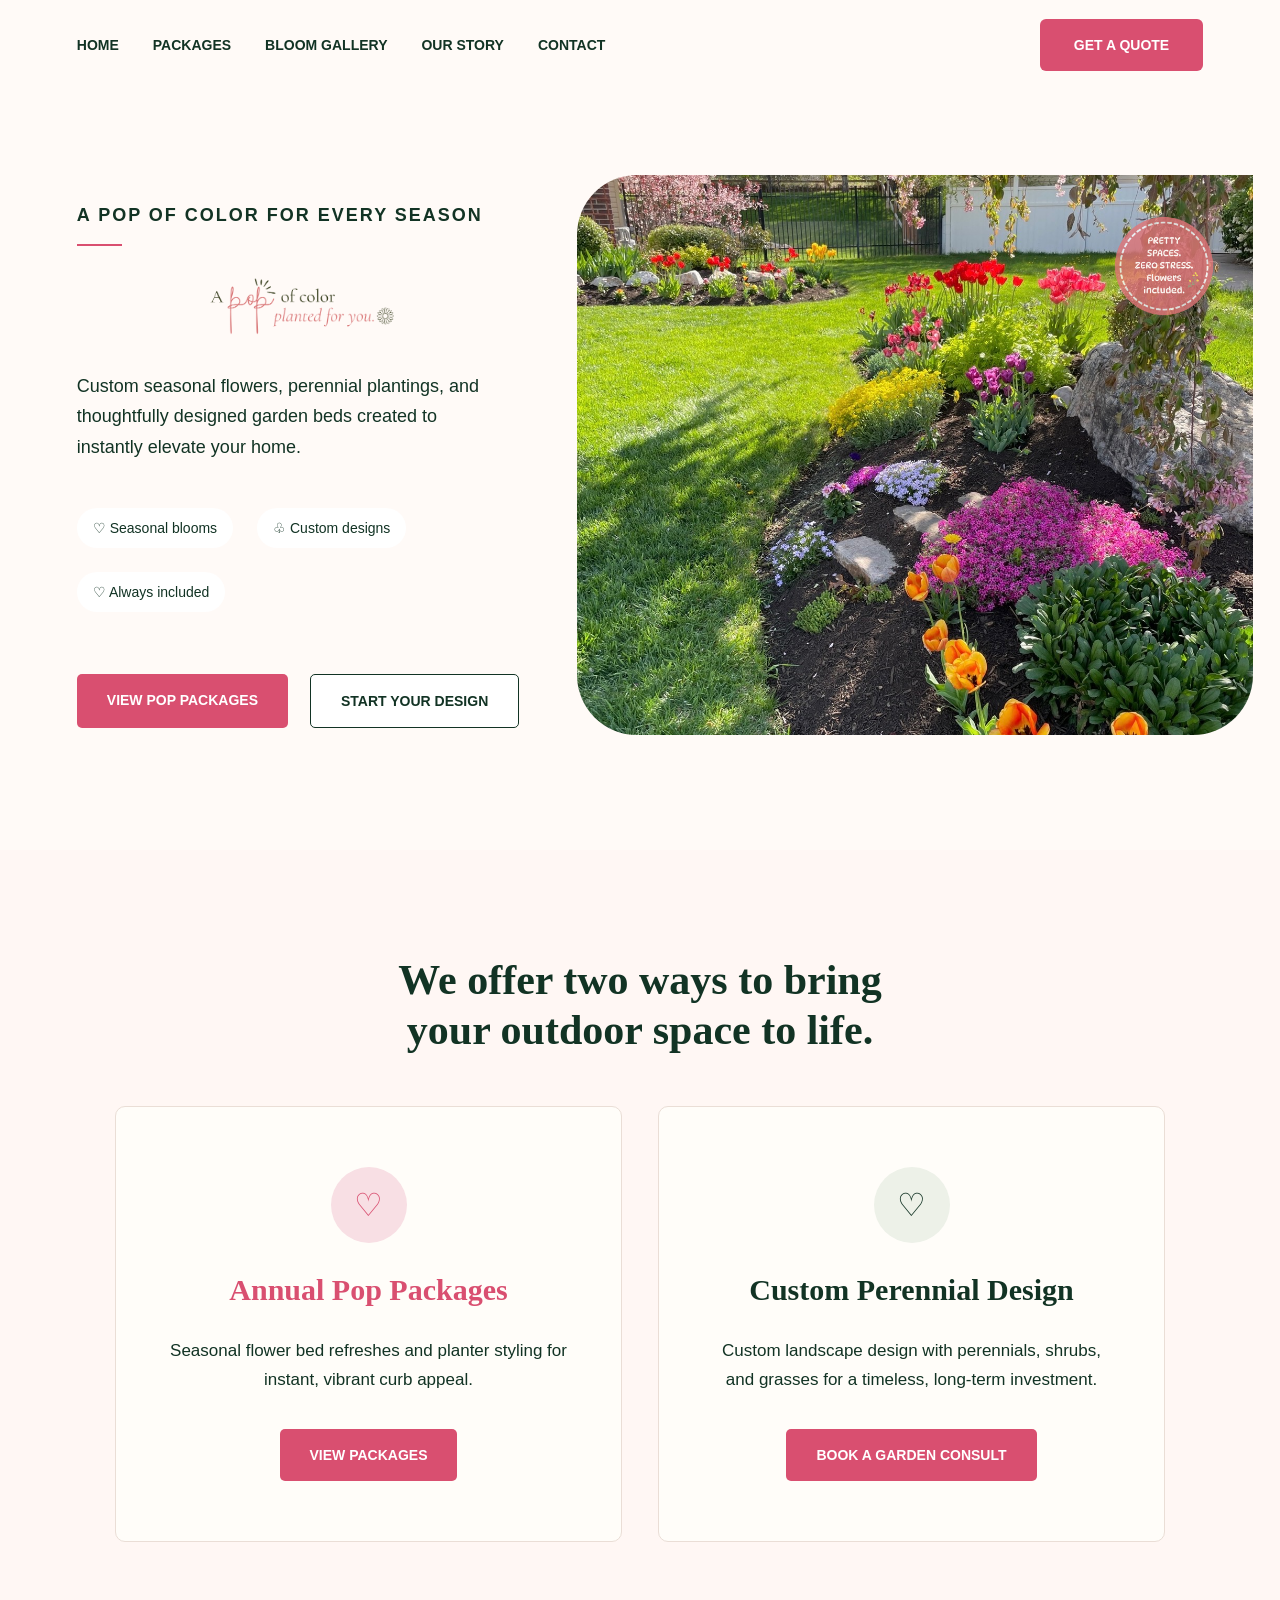
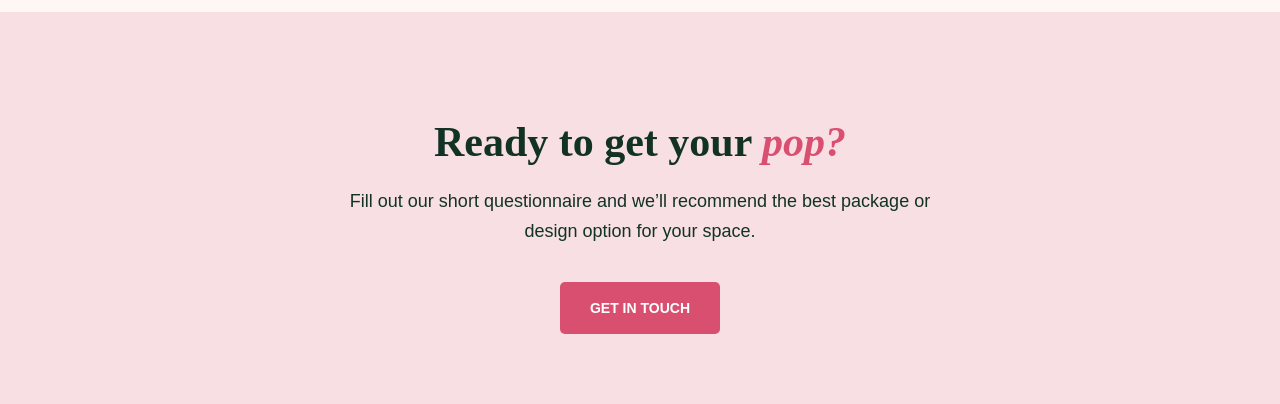
<file: index.html>
<!DOCTYPE html>
<html lang="en">
<head>
  <!-- Google tag (gtag.js) -->
<script async src="https://www.googletagmanager.com/gtag/js?id=G-HWCSCD2NZE"></script>
<script>
  window.dataLayer = window.dataLayer || [];
  function gtag(){dataLayer.push(arguments);}
  gtag('js', new Date());

  gtag('config', 'G-HWCSCD2NZE');
</script>
  <meta charset="UTF-8" />
  <meta name="viewport" content="width=device-width, initial-scale=1.0" />
  <title>Petal Pop Co.</title>
  <link rel="stylesheet" href="style.css" />
</head>

<body>

  <nav class="navbar">


    <div class="nav-links">
  <a href="index.html">Home</a>
  <a href="services.html">Packages</a>
  <a href="gallery.html">Bloom Gallery</a>
  <a href="about.html">Our Story</a>
  <a href="contact.html">Contact</a>
</div>

<a class="quote-button" href="https://docs.google.com/forms/d/e/1FAIpQLSe4G_nBCtIyuBEZKjQLi852fs2UCQ8Fv5giC_mKcTBj050xfw/viewform?usp=header" target="_blank">
  Get a Quote
</a>
  </nav>

<section class="hero new-hero">

  <div class="hero-text">
    <p class="eyebrow">A pop of color for every season</p>

   <img src="popocolor.png" alt="A pop of color planted for you" class="hero-title-image">

    <p class="hero-description">
      Custom seasonal flowers, perennial plantings, and thoughtfully designed garden beds created to instantly elevate your home. 

    <div class="hero-features">
      <div>♡ Seasonal blooms</div>
      <div>♧ Custom designs</div>
      <div>♡ Always included</div>
    </div>

    <div class="hero-buttons">
      <a href="services.html" class="button pink">View Pop Packages</a>
      <a href="contact.html" class="button outline">Start Your Design</a>
    </div>
  </div>

  <div class="hero-photo-wrap">
    <img src="laurelsbed.jpeg" alt="Flower bed by Petal Pop Co.">
    <div class="hero-badge">
  <img src="prettyspaces.png" alt="Petal Pop graphic" class="badge-image">
</div>
    </div>
  </div>

</section>

  <section class="offers">
    <h2>We offer two ways to bring<br>your outdoor space to life.</h2>

    <div class="offer-cards">
      <div class="card">
        <div class="icon">♡</div>
        <h3>Annual Pop Packages</h3>
        <p>
          Seasonal flower bed refreshes and planter styling for instant,
          vibrant curb appeal.
        </p>
        <a href="packages.html" class="button pink">View Packages</a>
      </div>

      <div class="card">
        <div class="icon green">♡</div>
        <h3>Custom Perennial Design</h3>
        <p>
          Custom landscape design with perennials, shrubs, and grasses for a
          timeless, long-term investment.
        </p>
        <a href="https://docs.google.com/forms/d/e/1FAIpQLSe4G_nBCtIyuBEZKjQLi852fs2UCQ8Fv5giC_mKcTBj050xfw/viewform?usp=header" target="_blank" class="button pink">
  Book a Garden Consult
</a>
      </div>
    </div>
  </section>

  <section class="cta">
    <h2>Ready to get your <span>pop?</span></h2>
    <p>
      Fill out our short questionnaire and we’ll recommend the best package
      or design option for your space.
    </p>
    <a href="https://docs.google.com/forms/d/e/1FAIpQLSe4G_nBCtIyuBEZKjQLi852fs2UCQ8Fv5giC_mKcTBj050xfw/viewform?usp=header" target="_blank" class="button pink">
  Get In Touch
</a>
  </section>

</body>
</html>
</file>
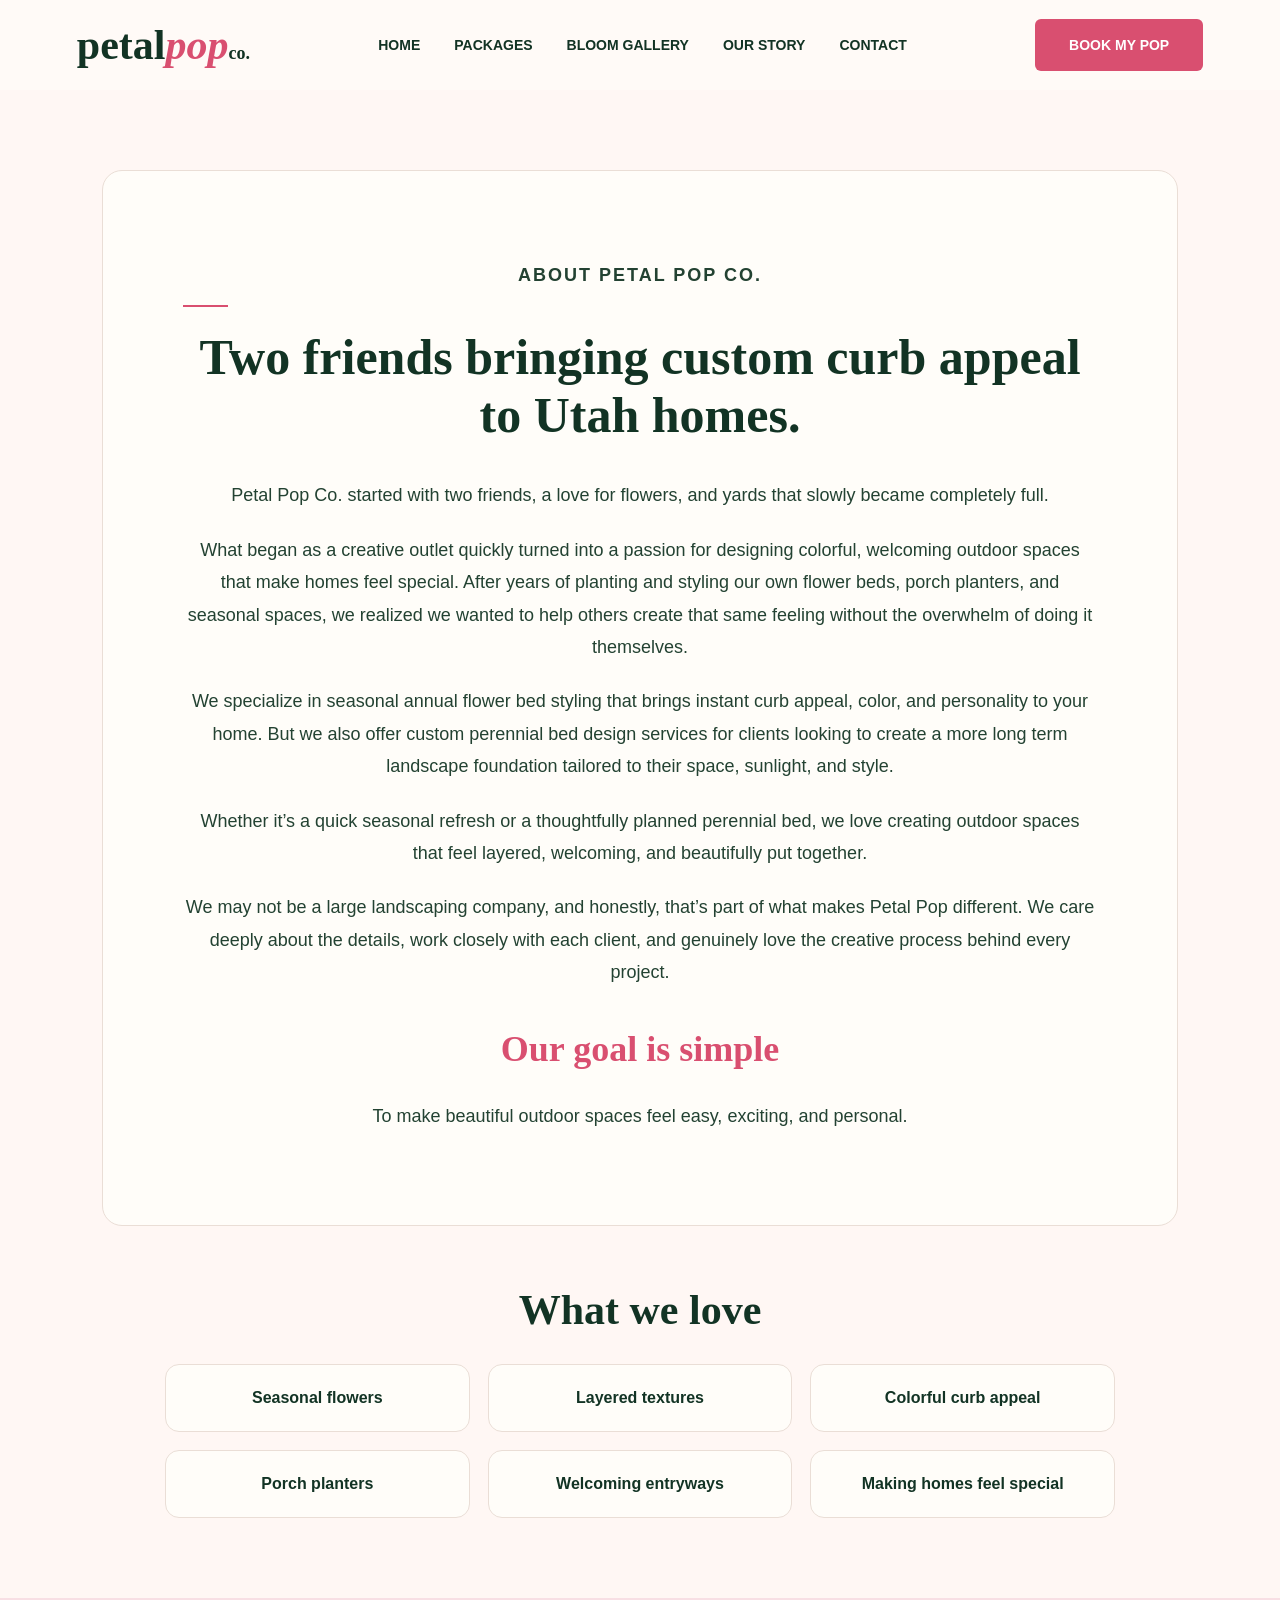
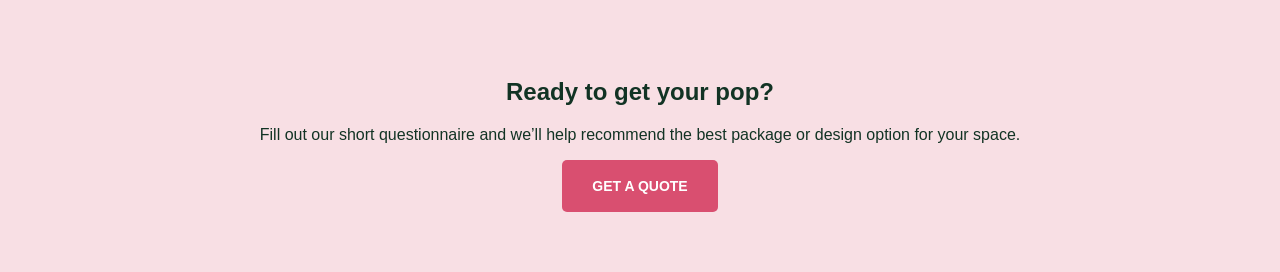
<file: about.html>
<!DOCTYPE html>
<html lang="en">
<head>
  <meta charset="UTF-8" />
  <meta name="viewport" content="width=device-width, initial-scale=1.0" />
  <title>About | Petal Pop Co.</title>
  <link rel="stylesheet" href="style.css" />
</head>
<!-- Google tag (gtag.js) -->
<script async src="https://www.googletagmanager.com/gtag/js?id=G-HWCSCD2NZE"></script>
<script>
  window.dataLayer = window.dataLayer || [];
  function gtag(){dataLayer.push(arguments);}
  gtag('js', new Date());

  gtag('config', 'G-HWCSCD2NZE');
</script>

<body>

<nav class="navbar">
  <div class="logo">petal<span>pop</span><small>co.</small></div>

 <div class="nav-links">
  <a href="index.html">Home</a>
  <a href="services.html">Packages</a>
  <a href="gallery.html">Bloom Gallery</a>
  <a href="about.html">Our Story</a>
  <a href="contact.html">Contact</a>
</div>

  <a class="quote-button" href="https://docs.google.com/forms/d/e/1FAIpQLSe4G_nBCtIyuBEZKjQLi852fs2UCQ8Fv5giC_mKcTBj050xfw/viewform?usp=header" target="_blank">
    Book My Pop
  </a>
</nav>

<section class="about-page">
  <div class="about-card">
    <p class="eyebrow">About Petal Pop Co.</p>

    <h1>Two friends bringing custom curb appeal to Utah homes.</h1>

    <p>
      Petal Pop Co. started with two friends, a love for flowers, and yards that slowly became completely full.
    </p>

    <p>
      What began as a creative outlet quickly turned into a passion for designing colorful, welcoming outdoor spaces that make homes feel special. After years of planting and styling our own flower beds, porch planters, and seasonal spaces, we realized we wanted to help others create that same feeling without the overwhelm of doing it themselves.
    </p>

    <p>
      We specialize in seasonal annual flower bed styling that brings instant curb appeal, color, and personality to your home. But we also offer custom perennial bed design services for clients looking to create a more long term landscape foundation tailored to their space, sunlight, and style.
    </p>

    <p>
      Whether it’s a quick seasonal refresh or a thoughtfully planned perennial bed, we love creating outdoor spaces that feel layered, welcoming, and beautifully put together.
    </p>

    <p>
      We may not be a large landscaping company, and honestly, that’s part of what makes Petal Pop different. We care deeply about the details, work closely with each client, and genuinely love the creative process behind every project.
    </p>

    <h2>Our goal is simple</h2>

    <p>
      To make beautiful outdoor spaces feel easy, exciting, and personal.
    </p>
  </div>

  <div class="love-section">
    <h2>What we love</h2>

    <div class="love-grid">
      <div>Seasonal flowers</div>
      <div>Layered textures</div>
      <div>Colorful curb appeal</div>
      <div>Porch planters</div>
      <div>Welcoming entryways</div>
      <div>Making homes feel special</div>
    </div>
  </div>
</section>

<section class="bottom-cta">
  <h2>Ready to get your pop?</h2>

  <p>
    Fill out our short questionnaire and we’ll help recommend the best package or design option for your space.
  </p>

  <a href="https://docs.google.com/forms/d/e/1FAIpQLSe4G_nBCtIyuBEZKjQLi852fs2UCQ8Fv5giC_mKcTBj050xfw/viewform?usp=header" target="_blank" class="button pink">
    Get a Quote
  </a>
</section>

</body>
</html>
</file>
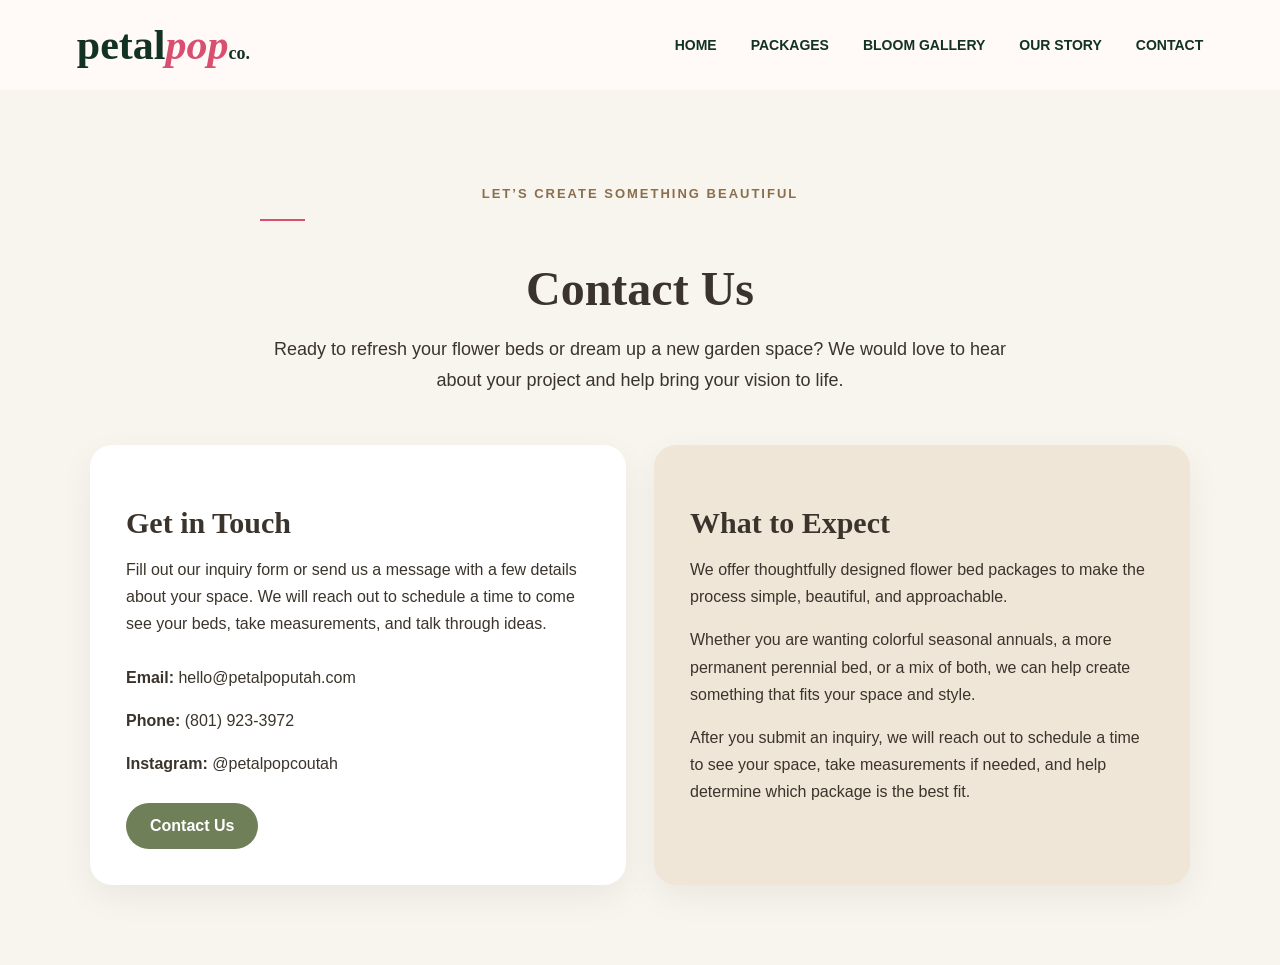
<file: contact.html>
<!DOCTYPE html>
<html lang="en">
<head>
  <meta charset="UTF-8" />
  <meta name="viewport" content="width=device-width, initial-scale=1.0" />
  <title>Contact | Petal Pop Co</title>
  <link rel="stylesheet" href="style.css" />
</head>
<!-- Google tag (gtag.js) -->
<script async src="https://www.googletagmanager.com/gtag/js?id=G-HWCSCD2NZE"></script>
<script>
  window.dataLayer = window.dataLayer || [];
  function gtag(){dataLayer.push(arguments);}
  gtag('js', new Date());

  gtag('config', 'G-HWCSCD2NZE');
</script>

<body>
<nav class="navbar">
    <div class="logo">petal<span>pop</span><small>co.</small></div>

  <div class="nav-links">
  <a href="index.html">Home</a>
  <a href="services.html">Packages</a>
  <a href="gallery.html">Bloom Gallery</a>
  <a href="about.html">Our Story</a>
  <a href="contact.html">Contact</a>
</div>
</nav>
  <section class="contact-page">
  <div class="contact-hero">
    <p class="eyebrow">Let’s create something beautiful</p>
    <h1>Contact Us</h1>
    <p>
      Ready to refresh your flower beds or dream up a new garden space?
      We would love to hear about your project and help bring your vision to life.
    </p>
  </div>

  <div class="contact-grid">
    <div class="contact-card">
      <h2>Get in Touch</h2>
      <p>
        Fill out our inquiry form or send us a message with a few details about your space.
        We will reach out to schedule a time to come see your beds, take measurements,
        and talk through ideas.
      </p>

      <div class="contact-details">
        <p><strong>Email:</strong> hello@petalpoputah.com</p>
        <p><strong>Phone:</strong> (801) 923-3972</p>
        <p><strong>Instagram:</strong> @petalpopcoutah</p>
      </div>

     <a href="https://docs.google.com/forms/d/1MeHYza8pxsMD6aJlKGfP8bZj-ycnIY7Byw3fXkkrNts/viewform" class="contact-button" target="_blank">
  Contact Us
</a>
    </div>

<div class="contact-card soft">
  <h2>What to Expect</h2>

  <p>
    We offer thoughtfully designed flower bed packages to make the process simple,
    beautiful, and approachable.
  </p>

  <p>
    Whether you are wanting colorful seasonal annuals, a more permanent perennial bed,
    or a mix of both, we can help create something that fits your space and style.
  </p>

  <p>
    After you submit an inquiry, we will reach out to schedule a time to see your space,
    take measurements if needed, and help determine which package is the best fit.
  </p>
</div>
  </div>
  </section>

</body>
</html>
</file>
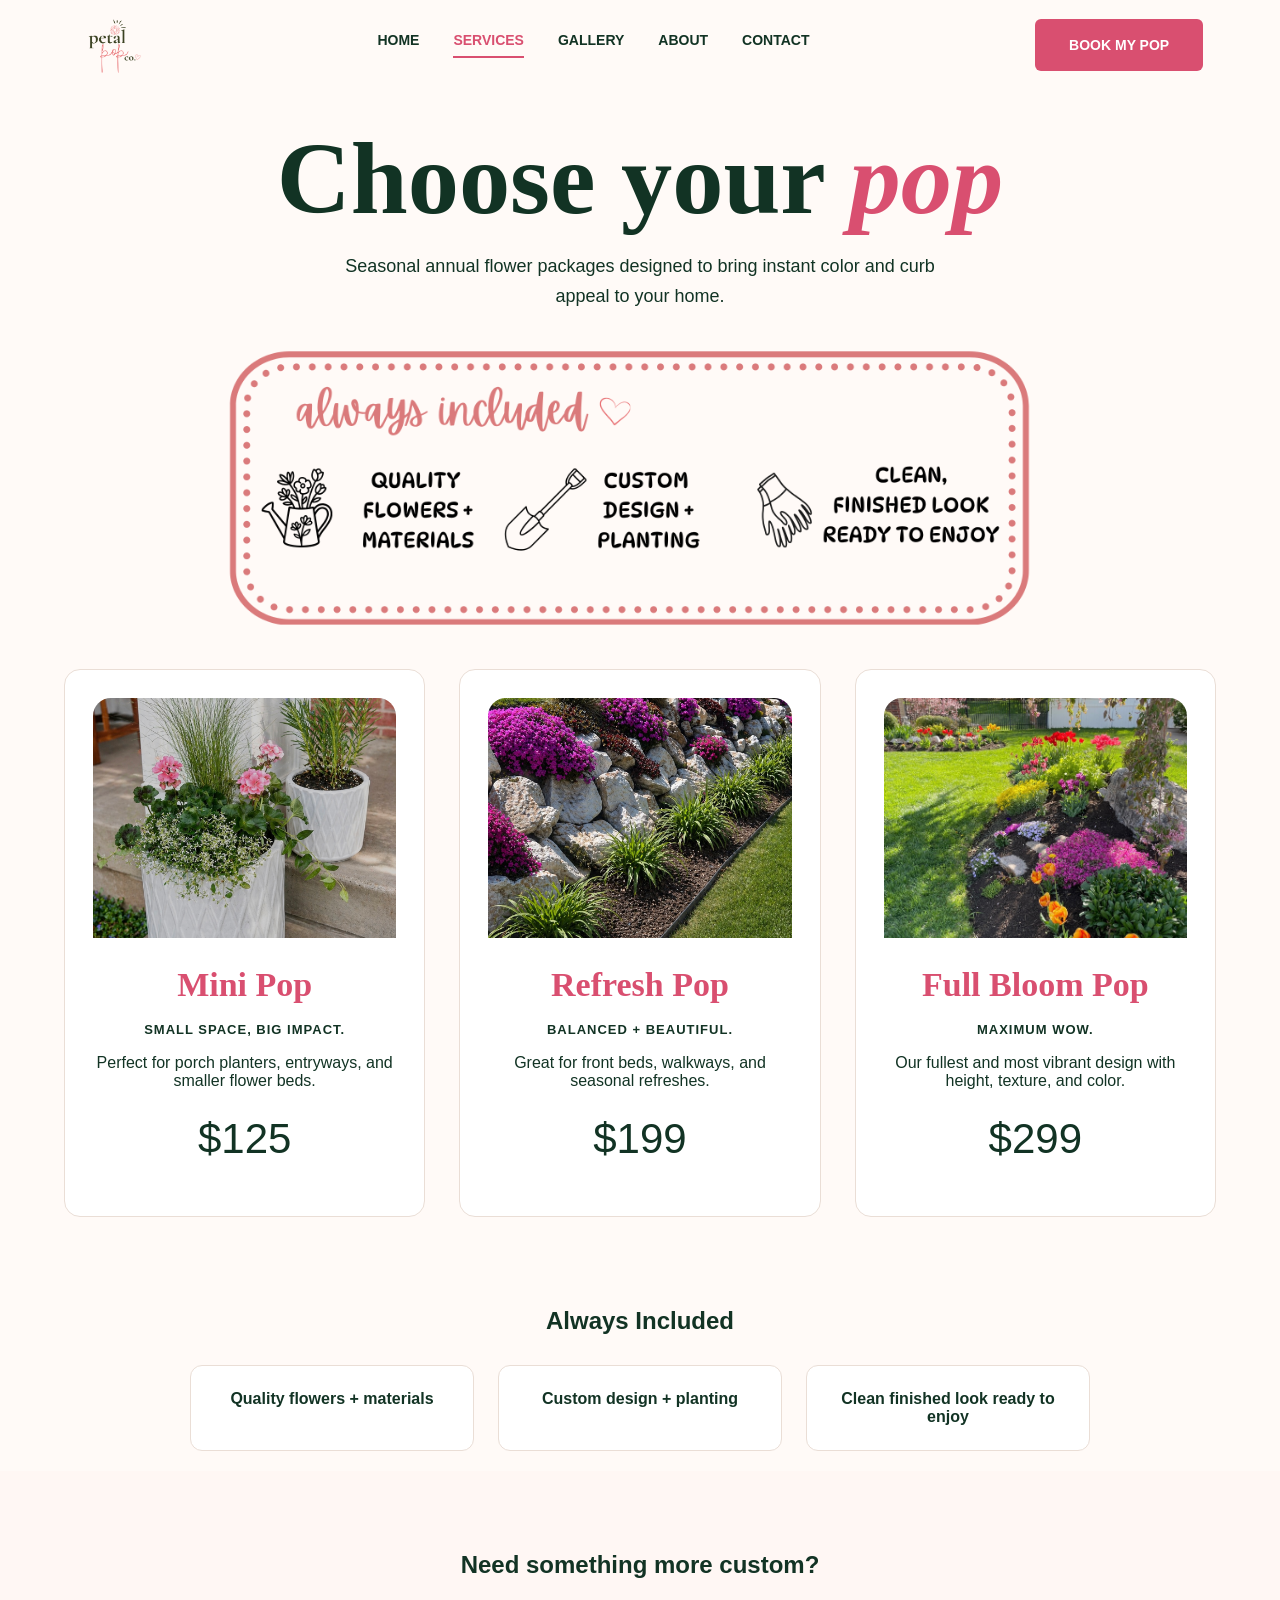
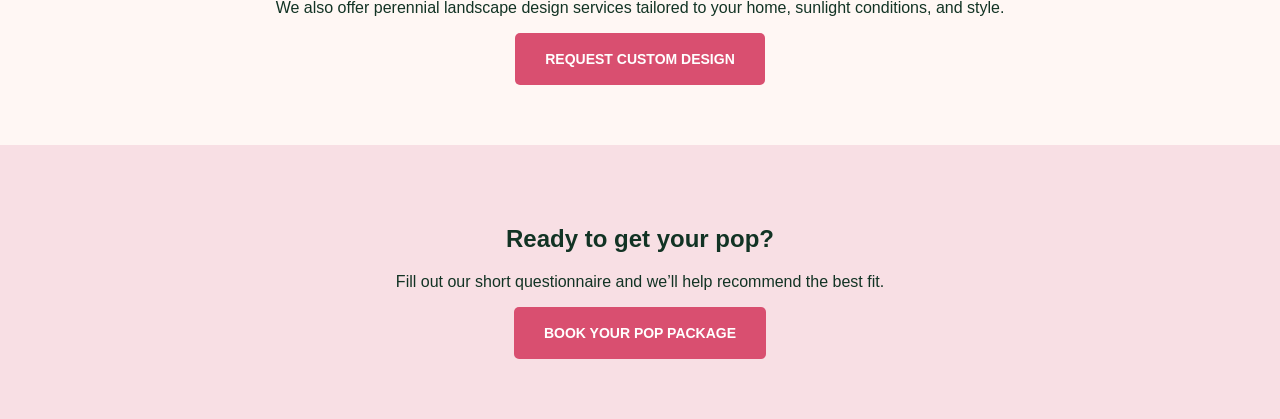
<file: packages.html>
<!DOCTYPE html>
<html lang="en">
<head>
  <meta charset="UTF-8" />
  <meta name="viewport" content="width=device-width, initial-scale=1.0" />
  <title>Services | Petal Pop Co.</title>
  <link rel="stylesheet" href="style.css?v=20" />
</head>
<!-- Google tag (gtag.js) -->
<script async src="https://www.googletagmanager.com/gtag/js?id=G-HWCSCD2NZE"></script>
<script>
  window.dataLayer = window.dataLayer || [];
  function gtag(){dataLayer.push(arguments);}
  gtag('js', new Date());

  gtag('config', 'G-HWCSCD2NZE');
</script>

<body>

<nav class="navbar">
<div class="nav-logo">
  <img src="logodone.png" alt="Petal Pop Co. logo">
</div>

  <div class="nav-links">
    <a href="index.html">Home</a>
    <a href="services.html" class="active">Services</a>
    <a href="gallery.html">Gallery</a>
    <a href="about.html">About</a>
    <a href="contact.html">Contact</a>
  </div>

  <a class="quote-button" <a href="https://docs.google.com/forms/d/e/1FAIpQLSe4G_nBCtIyuBEZKjQLi852fs2UCQ8Fv5giC_mKcTBj050xfw/viewform?usp=header" target="_blank" class="button pink">
  Book My Pop
  </a>
</nav>

<section class="services-hero">
  <h1 style="font-size: clamp(46px, 8vw, 110px); line-height: 1.05; max-width: 100%; margin: 0 auto; text-align: center;">
  Choose your <span style="font-size: inherit; display: inline-block;">pop</span>
</h1>

  <p>
    Seasonal annual flower packages designed to bring
    instant color and curb appeal to your home.
  </p>
</section>
<div class="included-graphic">
  <img src="./included.png" alt="included graphic">
</div>

<section class="package-section">

  <div class="package-card">
    <img src="flowerpots.png" alt="Mini Pop flower bed package" class="package-image">
    <h2>Mini Pop</h2>

    <h4>Small space, big impact.</h4>

    <p>
      Perfect for porch planters, entryways,
      and smaller flower beds.
    </p>

    <div class="price">$125</div>

  </div>

  <div class="package-card featured">
  <img src="backwall.png" alt="Refresh Pop flower bed package" class="package-image">
    <h2>Refresh Pop</h2>

    <h4>Balanced + Beautiful.</h4>

    <p>
      Great for front beds, walkways,
      and seasonal refreshes.
    </p>

    <div class="price">$199</div>

   
  </div>

  <div class="package-card">
   <img src="laurelsbed.jpeg" alt="Full Bloom flower bed package" class="package-image">
    <h2>Full Bloom Pop</h2>

    <h4>Maximum wow.</h4>

    <p>
      Our fullest and most vibrant design
      with height, texture, and color.
    </p>

    <div class="price">$299</div>

   
  </div>

</section>

<section class="included-section">

  <h2>Always Included</h2>

  <div class="included-grid">
    <div>Quality flowers + materials</div>
    <div>Custom design + planting</div>
    <div>Clean finished look ready to enjoy</div>
  </div>

</section>

<section class="perennial-section">

  <h2>Need something more custom?</h2>

  <p>
    We also offer perennial landscape design
    services tailored to your home,
    sunlight conditions, and style.
  </p>

  <a href="https://docs.google.com/forms/d/e/1FAIpQLSe4G_nBCtIyuBEZKjQLi852fs2UCQ8Fv5giC_mKcTBj050xfw/viewform?usp=header" target="_blank" class="button pink">
    Request Custom Design
  </a>

</section>

<section class="bottom-cta">

  <h2>Ready to get your pop?</h2>

  <p>
    Fill out our short questionnaire and
    we’ll help recommend the best fit.
  </p>

  <a href="https://docs.google.com/forms/d/e/1FAIpQLSe4G_nBCtIyuBEZKjQLi852fs2UCQ8Fv5giC_mKcTBj050xfw/viewform?usp=header" target="_blank" class="button pink">
    Book your Pop Package
  </a>

</section>

</body>
</html>
</file>
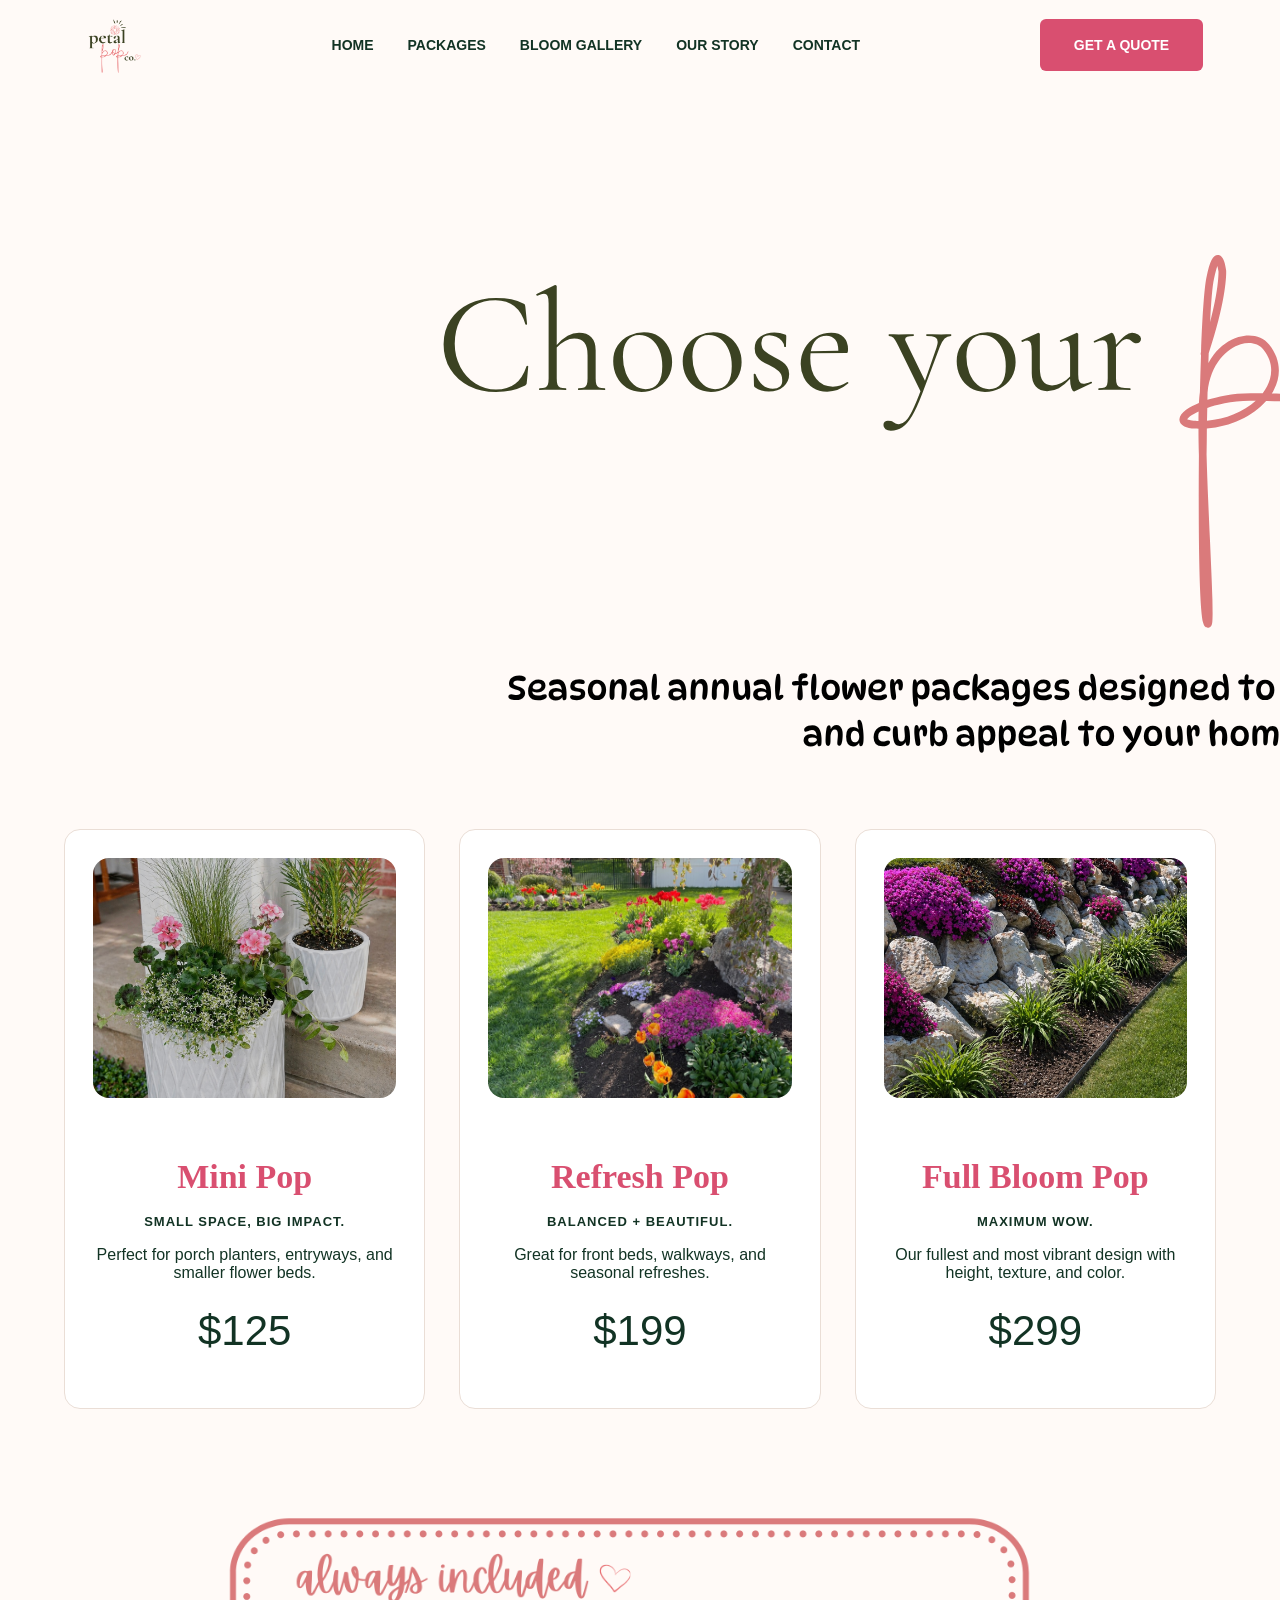
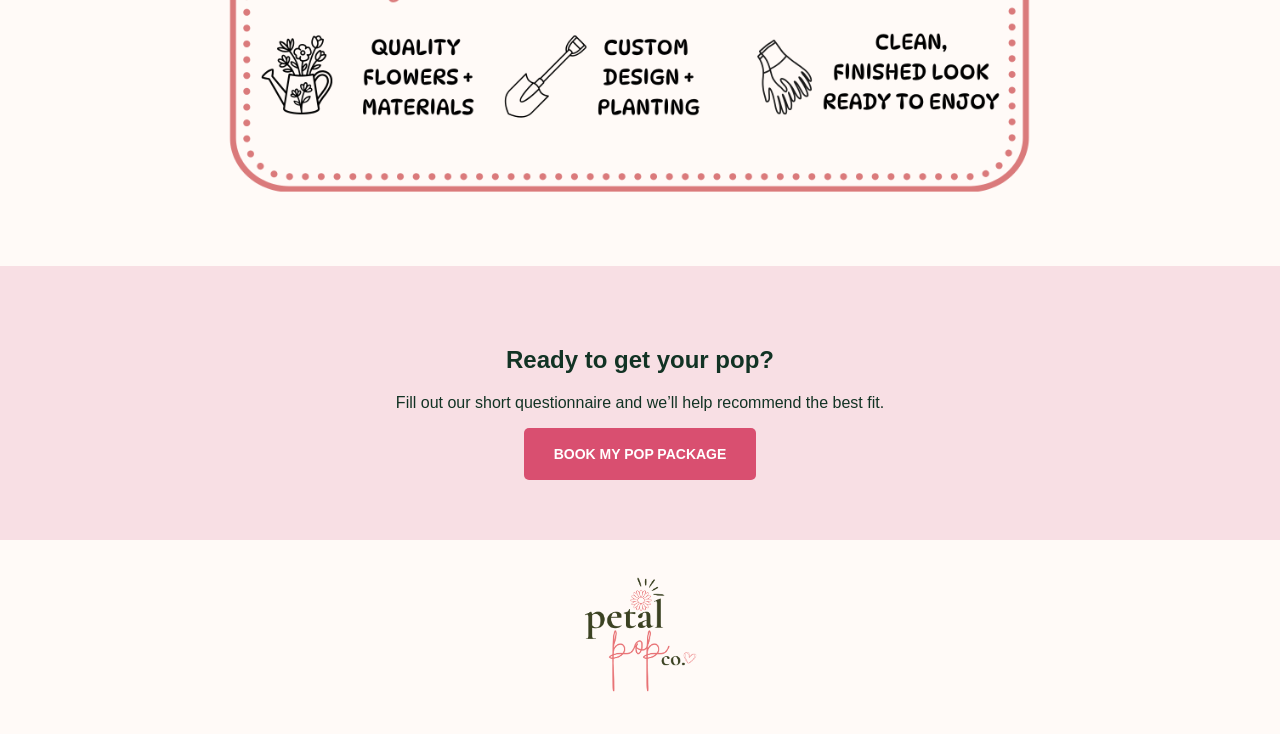
<file: services.html>
<!DOCTYPE html>
<html lang="en">
<head>
  <meta charset="UTF-8" />
  <meta name="viewport" content="width=device-width, initial-scale=1.0" />
  <title>Services | Petal Pop Co.</title>
  <link rel="stylesheet" href="style.css" />
</head>
<!-- Google tag (gtag.js) -->
<script async src="https://www.googletagmanager.com/gtag/js?id=G-HWCSCD2NZE"></script>
<script>
  window.dataLayer = window.dataLayer || [];
  function gtag(){dataLayer.push(arguments);}
  gtag('js', new Date());

  gtag('config', 'G-HWCSCD2NZE');
</script>

<body>

<nav class="navbar">
  <div class="nav-logo">
    <img src="logodone.png" alt="Petal Pop Co. logo">
  </div>

  <div class="nav-links">

  <a href="index.html">Home</a>
  <a href="services.html">Packages</a>
  <a href="gallery.html">Bloom Gallery</a>
  <a href="about.html">Our Story</a>
  <a href="contact.html">Contact</a>
</div>

  <a class="quote-button" href="contact.html">
    Get a Quote
  </a>
</nav>

<section class="services-hero">
  <img src="choose.png" alt="Choose Your Pop" class="choose-pop-image">
</section>


<section class="package-section">


   
    <div class="package-card">

  <img src="flowerpots.png" class="package-img" alt="Mini Pop">

  <h2>Mini Pop</h2>

    <h4>Small space, big impact.</h4>

    <p>
      Perfect for porch planters, entryways,
      and smaller flower beds.
    </p>

    <div class="price">$125</div>


  </div>


    <div class="package-card featured">

  <img src="laurelsbed.jpeg" class="package-img" alt="Refresh Pop">

    <h2>Refresh Pop</h2>
  

    <h4>Balanced + Beautiful.</h4>

    <p>
      Great for front beds, walkways,
      and seasonal refreshes.
    </p>

    <div class="price">$199</div>

 
  </div>

  <div class="package-card">
    <img src="backwall.png" class="package-img" alt="Full Bloom Pop">
    <h2>Full Bloom Pop</h2>

    <h4>Maximum wow.</h4>

    <p>
      Our fullest and most vibrant design
      with height, texture, and color.
    </p>

    <div class="price">$299</div>

  </div>

</section>

<section class="included-section">
  <img src="included.png" alt="Always Included" class="included-image">
</section>


<section class="bottom-cta">

  <h2>Ready to get your pop?</h2>

  <p>
    Fill out our short questionnaire and
    we’ll help recommend the best fit.
  </p>

  <a href="contact.html" class="button pink">
    Book My Pop Package
  </a>

</section>
<section class="bottom-logo">
  <img src="logodone.png" alt="Petal Pop Co. logo">
</section>
</body>
</html>
</file>
<file: style.css>
body {
  margin: 0;
  font-family: Arial, sans-serif;
  background: #fffaf7;
  color: #123324;
}

.navbar {
  height: 90px;
  padding: 0 6%;
  display: flex;
  align-items: center;
  justify-content: space-between;
  background: #fffaf7;
}

.logo {
  font-family: Georgia, serif;
  font-size: 42px;
  font-weight: bold;
}

.logo span {
  color: #d94f70;
  font-style: italic;
}

.logo small {
  font-size: 18px;
}

.nav-links {
  display: flex;
  gap: 34px;
}

.nav-links a,
.quote-button {
  text-decoration: none;
  color: #123324;
  font-weight: bold;
  text-transform: uppercase;
  font-size: 14px;
}
.hero-logo img {
  height: 140px;
  width: auto;
  display: block;
  margin-bottom: 20px;
}
.active {
  color: #d94f70 !important;
  border-bottom: 2px solid #d94f70;
  padding-bottom: 8px;
}

.quote-button {
  background: #d94f70;
  color: white;
  padding: 18px 34px;
  border-radius: 6px;
}

.hero {
  display: grid;
  grid-template-columns: 42% 58%;
  min-height: 620px;
}

.hero-text {
  padding: 90px 8%;
  display: flex;
  flex-direction: column;
  justify-content: center;
}

.hero h1 {
  font-family: Georgia, serif;
  font-size: 58px;
  line-height: 1;
  margin: 0 0 30px;
}

.hero h1 span {
  color: #d94f70;
  font-style: italic;
}

.hero p {
  font-size: 18px;
  line-height: 1.7;
  max-width: 430px;
}

.hero-buttons {
  display: flex;
  gap: 22px;
  margin-top: 28px;
}

.button {
  text-decoration: none;
  text-transform: uppercase;
  font-weight: bold;
  padding: 18px 30px;
  border-radius: 5px;
  display: inline-block;
  font-size: 14px;
}

.pink {
  background: #d94f70;
  color: white;
}

.outline {
  border: 1px solid #123324;
  color: #123324;
  background: white;
}

.hero-image {
  min-height: 620px;
  width: 100%;
  background-image: url("laurelsbed.jpeg");
  background-size: cover;
  background-position: center;
  border-radius: 0 0 0 120px;
}

.offers {
  padding: 70px 6%;
  text-align: center;
  background: #fff7f4;
}

.offers h2,
.cta h2 {
  font-family: Georgia, serif;
  font-size: 42px;
  line-height: 1.2;
  margin-bottom: 50px;
}

.offer-cards {
  display: grid;
  grid-template-columns: repeat(2, 1fr);
  gap: 36px;
  max-width: 1050px;
  margin: 0 auto;
}

.card {
  background: #fffdf9;
  border: 1px solid #eaded6;
  border-radius: 10px;
  padding: 60px 50px;
}

.icon {
  width: 76px;
  height: 76px;
  background: #f8dfe4;
  border-radius: 50%;
  display: flex;
  align-items: center;
  justify-content: center;
  margin: 0 auto 26px;
  font-size: 32px;
  color: #d94f70;
}

.icon.green {
  background: #edf1e8;
  color: #123324;
}

.card h3 {
  font-family: Georgia, serif;
  font-size: 30px;
  color: #d94f70;
}

.card:nth-child(2) h3 {
  color: #123324;
}

.card p {
  font-size: 17px;
  line-height: 1.7;
  margin-bottom: 35px;
}

.cta {
  text-align: center;
  padding: 70px 8%;
  background: #f8dfe4;
}

.cta h2 {
  margin-bottom: 18px;
}

.cta h2 span {
  color: #d94f70;
  font-style: italic;
}

.cta p {
  font-size: 18px;
  max-width: 620px;
  margin: 0 auto 35px;
  line-height: 1.7;
}
.services-hero {
  padding: 35px 20px 0;
  text-align: center;
}

.services-hero h1 {
  font-family: Georgia, serif;
  font-size: 56px;
  margin: 0;
}

.services-hero h1 span {
  color: #d94f70;
  font-style: italic;
}

.services-hero p {
  font-size: 18px;
  max-width: 620px;
  margin: 18px auto 0;
  line-height: 1.7;
}

.package-section {
  display: grid;
  grid-template-columns: repeat(3, 1fr);
  gap: 34px;
  max-width: 1500px;
  margin: 0 auto;
 padding: 0 5% 70px;
}


.package-card {
  background: white;
  border: 1px solid #eaded6;
  border-radius: 16px;
  padding: 28px;
  text-align: center;
}


.package-card h2 {
  font-family: Georgia, serif;
  color: #d94f70;
  font-size: 34px;
  margin-bottom: 10px;
}

.package-card h4 {
  text-transform: uppercase;
  font-size: 13px;
  letter-spacing: 1px;
}
.package-img {
  width: 100%;
  height: 240px;
  object-fit: cover;
  border-radius: 16px;
  margin-bottom: 28px;
}
.price {
  font-size: 42px !important;
  color: #123324;
  margin: 25px 0;
}

.included,
.custom-design {
  text-align: center;
  padding: 60px 8%;
  background: #fffaf7;
}

.included h2,
.custom-design h2 {
  font-family: Georgia, serif;
  font-size: 40px;
}

.included-grid {
  display: grid;
  grid-template-columns: repeat(3, 1fr);
  gap: 22px;
  max-width: 900px;
  margin: 30px auto 0;
}

.included-grid p {
  border: 1px solid #eaded6;
  border-radius: 12px;
  padding: 24px;
  background: white;
  font-weight: bold;
}

.custom-design p {
  max-width: 650px;
  margin: 0 auto 30px;
  font-size: 18px;
  line-height: 1.7;
}

.included-section,
.perennial-section,
.bottom-cta {
  text-align: center;
  padding: 60px 8%;
}
.included-section {
  padding: 0 20px 20px;
  text-align: center;
}
.included-image {
  width: 70%;
  max-width: 850px;
  display: block;
  margin: 30px auto 40px;
}

.included-grid {
  display: grid;
  grid-template-columns: repeat(3, 1fr);
  gap: 24px;
  max-width: 900px;
  margin: 30px auto 0;
}

.included-grid div {
  background: white;
  border: 1px solid #eaded6;
  border-radius: 12px;
  padding: 24px;
  font-weight: bold;
}

.perennial-section {
  background: #fff7f4;
}

.bottom-cta {
  background: #f8dfe4;
}

.coming-soon {
  min-height: 75vh;
  display: flex;
  justify-content: center;
  align-items: center;
  padding: 80px 20px;
  background: #fff7f4;
}

.coming-card {
  max-width: 750px;
  width: 100%;
  background: white;
  border-radius: 20px;
  padding: 80px 60px;
  text-align: center;
  border: 1px solid #eaded6;
}

.eyebrow {
  color: #d94f70;
  font-size: 14px;
  text-transform: uppercase;
  letter-spacing: 2px;
  font-weight: bold;
  margin-bottom: 16px;
}

.coming-card h1 {
  font-size: 56px;
  line-height: 1.1;
  margin-bottom: 24px;
  color: #123324;
}

.coming-card p {
  font-size: 20px;
  line-height: 1.7;
  color: #234232;
  margin-bottom: 36px;
}

.about-page {
  background: #fff7f4;
  padding: 80px 8%;
}

.about-card {
  background: #fffdf9;
  border: 1px solid #eaded6;
  border-radius: 20px;
  max-width: 950px;
  margin: 0 auto;
  padding: 70px 80px;
  text-align: center;
}

.about-card h1 {
  font-family: Georgia, serif;
  font-size: 50px;
  line-height: 1.15;
  color: #123324;
  margin: 20px 0 35px;
}

.about-card h2 {
  font-family: Georgia, serif;
  font-size: 36px;
  color: #d94f70;
  margin-top: 40px;
}

.about-card p {
  font-size: 18px;
  line-height: 1.8;
  color: #234232;
  margin-bottom: 22px;
}

.love-section {
  max-width: 950px;
  margin: 60px auto 0;
  text-align: center;
}

.love-section h2 {
  font-family: Georgia, serif;
  font-size: 42px;
  color: #123324;
  margin-bottom: 30px;
}

.love-grid {
  display: grid;
  grid-template-columns: repeat(3, 1fr);
  gap: 18px;
}

.love-grid div {
  background: #fffdf9;
  border: 1px solid #eaded6;
  border-radius: 14px;
  padding: 24px;
  font-weight: bold;
  color: #123324;
}

.contact-page {
  padding: 80px 20px;
  background: #f8f4ee;
  color: #3b342c;
}

.contact-hero {
  max-width: 760px;
  margin: 0 auto 50px;
  text-align: center;
}

.contact-hero .eyebrow {
  text-transform: uppercase;
  letter-spacing: 2px;
  font-size: 13px;
  color: #8a6f4d;
  margin-bottom: 12px;
}

.contact-hero h1 {
  font-size: 48px;
  margin-bottom: 18px;
  font-family: serif;
}

.contact-hero p {
  font-size: 18px;
  line-height: 1.7;
}

.contact-grid {
  max-width: 1100px;
  margin: 0 auto;
  display: grid;
  grid-template-columns: 1fr 1fr;
  gap: 28px;
}

.contact-card {
  background: #ffffff;
  padding: 36px;
  border-radius: 22px;
  box-shadow: 0 12px 35px rgba(0, 0, 0, 0.06);
}

.contact-card.soft {
  background: #efe6d8;
}

.contact-card h2 {
  font-size: 30px;
  margin-bottom: 16px;
  font-family: serif;
}

.contact-card p {
  font-size: 16px;
  line-height: 1.7;
  margin-bottom: 16px;
}

.contact-details {
  margin: 26px 0;
}

.contact-details p {
  margin-bottom: 10px;
}

.contact-button {
  display: inline-block;
  background: #6f7f58;
  color: white;
  text-decoration: none;
  padding: 14px 24px;
  border-radius: 999px;
  font-weight: 600;
  transition: 0.2s ease;
}

.contact-button:hover {
  background: #5e6e49;
}

@media (max-width: 768px) {
  .contact-hero h1 {
    font-size: 38px;
  }

  .contact-grid {
    grid-template-columns: 1fr;
  }

  .contact-card {
    padding: 28px;
  }
}

.package-image {
  width: 100%;
  height: 240px;
  object-fit: cover;
  display: block;
  border-radius: 18px 18px 0 0;
  margin-bottom: 20px;
}

@media (max-width: 768px) {

  .navbar {
    height: auto;
    padding: 18px 20px;
    flex-direction: column;
    gap: 16px;
  }

  .logo {
    font-size: 34px;
  }

  .nav-links {
    flex-wrap: wrap;
    justify-content: center;
    gap: 14px 18px;
  }

  .nav-links a,
  .quote-button {
    font-size: 12px;
  }

  .quote-button {
    padding: 12px 22px;
  }

  .hero {
    display: grid;
    grid-template-columns: 1fr;
    padding: 20px 16px;
    gap: 20px;
  }

  .hero-text {
  width: 100%;
}
  .hero h1 {
    font-size: clamp(42px, 8vw, 92px);
    line-height: 1.05;
    max-width: 100%;
  }
  .hero p {
    font-size: 16px;
    max-width: 100%;
  }

  .hero-buttons {
    flex-direction: column;
    width: 100%;
    gap: 14px;
  }

  .button {
    width: 100%;
    box-sizing: border-box;
    text-align: center;
  }

  .hero-image {
    min-height: 220px;
    width: 100%;
    background-image: url("laurelsbed.jpeg");
    background-size: cover;
    background-position: center;
    border-radius: 20px;
  }

  .offers,
  .cta,
  .services-hero,
  .included-section,
  .perennial-section,
  .bottom-cta,
  .about-page,
  .contact-page {
    padding: 50px 24px;
  }

  .offers h2,
  .cta h2,
  .about-card h1,
  .coming-card h1,
  .contact-hero h1 {
    font-size: 36px;
  }

  .services-hero h1 {
    font-size: clamp(42px, 10vw, 68px);
    line-height: 1.05;
    padding: 0 10px;
  }

  .offer-cards,
  .package-section,
  .included-grid,
  .love-grid,
  .contact-grid {
    grid-template-columns: 1fr;
  }

  .card,
  .package-card,
  .about-card,
  .coming-card,
  .contact-card {
    padding: 34px 24px;
  }
}

.included-text {
  font-size: 15px;
  color: #d94f70;
  font-weight: 600;
  margin-top: 10px;
  margin-bottom: 28px;
  }

.nav-logo img {
  height: 58px;
  width: auto;
  display: block;
}
.included-graphic {
  text-align: center;
  margin: 30px auto;
}

.included-graphic img {
  max-width: 850px;
  width: 90%;
  height: auto;
  display: block;
  margin: 0 auto;
}

.new-hero {
  display: grid;
  grid-template-columns: 40% 60%;
  align-items: center;
  gap: 50px;
  padding: 40px 6% 70px;
  background: #fffaf7;
  min-height: 650px;
}

.new-hero .hero-text {
  padding: 0;
}

.eyebrow {
  text-transform: uppercase;
  letter-spacing: 2px;
  font-size: 13px;
  color: #123324;
  font-weight: bold;
  margin-bottom: 22px;
}

.eyebrow::after {
  content: "";
  display: block;
  width: 45px;
  height: 2px;
  background: #d94f70;
  margin-top: 14px;
}

.new-hero h1 {
  font-family: Georgia, serif;
  font-size: 66px;
  line-height: 1.02;
  margin: 0 0 28px;
  color: #123324;
}

.new-hero h1 span {
  color: #d94f70;
  font-style: italic;
}

.hero-description {
  font-size: 18px;
  line-height: 1.7;
  max-width: 520px;
  color: #123324;
}

.hero-features {
  display: flex;
  gap: 24px;
  margin: 28px 0 34px;
  flex-wrap: wrap;
}

.hero-features div {
  background: #fff;
  border-radius: 999px;
  padding: 12px 16px;
  font-size: 14px;
  color: #123324;
}

.hero-photo-wrap {
  position: relative;
}

.hero-photo-wrap img {
  width: 100%;
  height: 560px;
  object-fit: cover;
  display: block;
  border-radius: 60px 0 60px 60px;
}

.hero-badge {
    position: absolute;
    top: 24px;
    right: 24px;
    width: 120px;
    z-index: 2;
}
.hero-photo-wrap .badge-image {
    width: 110px;
    height: auto;
    display: block;
    object-fit: contain;
    border-radius: 0;
}
.bottom-logo {
    text-align: center;
    padding: 30px 20px 40px;
    overflow: hidden;
}

.bottom-logo img {
    display: block;
    width: 160px;
    max-width: 160px;
    height: auto;
    margin: 0 auto;
}
.hero-title-image {
  width: 42%;
  max-width: 420px;
  height: auto;
  display: block;
  margin: 0 auto 18px;
}
@media (max-width: 768px) {

.choose-pop-image {
    display: block;
    width: 85%;
    max-width: 360px;
    height: auto;
    margin: 0 auto 20px;
}

.nav-logo img {
    height: 80px;
    width: auto;
    display: block;
}

.package-img {
    width: 100%;
    height: 280px;
    object-fit: cover;
    border-radius: 18px;
    margin-bottom: 32px;
}

.bottom-logo {
    text-align: center;
    padding: 50px 20px 70px;
}

.bottom-logo img {
  display: block;
  width: 160px;
  height: auto;
  margin: 0 auto;
}
html,
body {
  max-width: 100%;
  overflow-x: hidden;
}

.services-hero,
.package-section {
  max-width: 100%;
  overflow-x: hidden;
}

.choose-pop-image,
.hero-title-image {
  max-width: 90%;
  height: auto;
  display: block;
  margin: 0 auto 20px;
}

.services-hero h1 {
  font-size: clamp(38px, 8vw, 68px);
  line-height: 1.05;
  max-width: 100%;
}
@media (max-width: 1100px) {
  .choose-pop-image,
  .hero-title-image {
    width: 78vw !important;
    max-width: 78vw !important;
    height: auto !important;
    display: block;
    margin: 40px auto 20px;
  }

  .services-hero {
    padding-left: 20px;
    padding-right: 20px;
    overflow: hidden;
  }
  @media (max-width: 1200px) {
  .services-hero h1 {
    font-size: 70px;
    line-height: 1.05;
  }

  .services-hero h1 span {
    display: inline-block;
  }
}

@media (max-width: 900px) {
  .services-hero h1 {
    font-size: 52px;
  }
}
}
@media (max-width: 1200px) {
  .services-hero h1 {
    font-size: 64px !important;
    line-height: 1 !important;
    max-width: 100% !important;
    white-space: normal !important;
    text-align: center !important;
  }

  .services-hero h1 span {
    display: block !important;
  }
}
@media (max-width: 900px) {
  .services-hero h1 {
    font-size: 48px !important;
  }
}
}
.gallery-section {
  padding: 80px 8%;
  background-color: #fbf6f1;
  text-align: center;
}

.gallery-section h1 {
  font-size: 44px;
  color: #143d2c;
  margin-bottom: 10px;
}

.gallery-section p {
  font-size: 18px;
  color: #143d2c;
  margin-bottom: 35px;
}

.gallery-grid {
  display: grid;
  grid-template-columns: repeat(3, minmax(0, 1fr));
  gap: 22px;
  max-width: 1200px;
  margin: 0 auto;
}

.gallery-grid img {
  width: 100%;
  height: 320px;
  object-fit: cover;
  display: block;
  border-radius: 22px;
}

@media (max-width: 900px) {
  .gallery-grid {
    grid-template-columns: repeat(2, 1fr);
  }
}

@media (max-width: 600px) {
  .gallery-grid {
    grid-template-columns: 1fr;
  }

  .gallery-grid img {
    height: 280px;
  }
}
</file>
